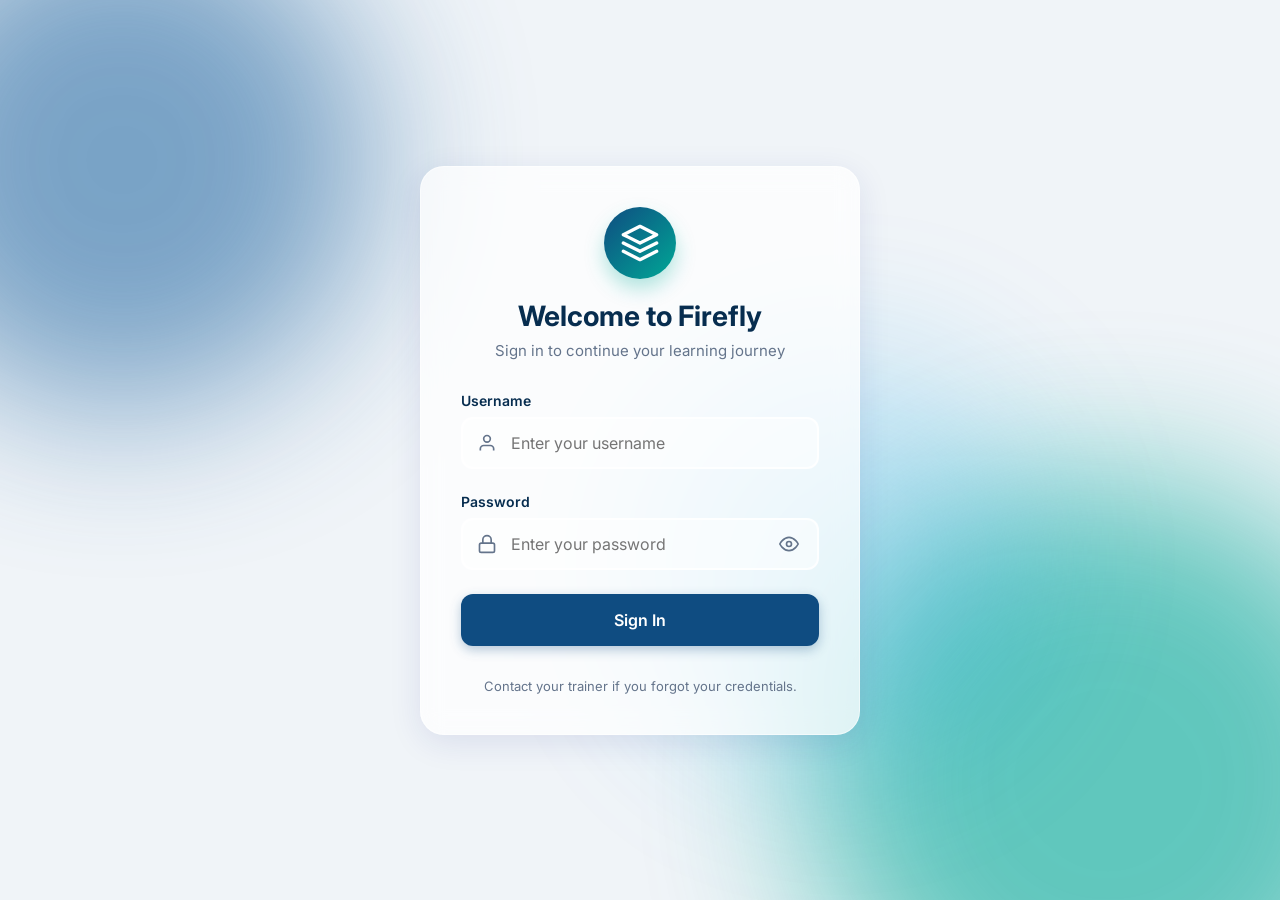
<file: index.html>
<!DOCTYPE html>
<html lang="en">
<head>
    <meta charset="UTF-8">
    <meta name="viewport" content="width=device-width, initial-scale=1.0">
    <title>Firefly LMS - Sign In</title>
    <meta name="description" content="Sign in to Firefly LMS to continue your learning journey.">
    <link href="https://fonts.googleapis.com/css2?family=Inter:wght@300;400;500;600;700&display=swap" rel="stylesheet">
    <link rel="stylesheet" href="css/style.css">
</head>
<body class="login-page">
    <div class="background-animation">
        <div class="blob blob-1"></div>
        <div class="blob blob-2"></div>
        <div class="blob blob-3"></div>
    </div>

    <div class="login-container glass-panel">
        <div class="login-header">
            <div class="logo-circle">
                <svg width="40" height="40" viewBox="0 0 24 24" fill="none" stroke="currentColor" stroke-width="2" stroke-linecap="round" stroke-linejoin="round">
                    <path d="M12 2L2 7l10 5 10-5-10-5z"></path>
                    <path d="M2 17l10 5 10-5"></path>
                    <path d="M2 12l10 5 10-5"></path>
                </svg>
            </div>
            <h1>Welcome to Firefly</h1>
            <p>Sign in to continue your learning journey</p>
        </div>

        <div id="error-message" class="error-banner hidden">
            <span>Invalid credentials. Please try again.</span>
        </div>

        <form id="login-form">
            <div class="form-group">
                <label for="username">Username</label>
                <div class="input-wrapper">
                    <svg class="input-icon" width="20" height="20" viewBox="0 0 24 24" fill="none" stroke="currentColor" stroke-width="2"><path d="M20 21v-2a4 4 0 0 0-4-4H8a4 4 0 0 0-4 4v2"></path><circle cx="12" cy="7" r="4"></circle></svg>
                    <input type="text" id="username" name="username" placeholder="Enter your username" required autocomplete="username">
                </div>
            </div>

            <div class="form-group">
                <label for="password">Password</label>
                <div class="input-wrapper">
                    <svg class="input-icon" width="20" height="20" viewBox="0 0 24 24" fill="none" stroke="currentColor" stroke-width="2"><rect x="3" y="11" width="18" height="11" rx="2" ry="2"></rect><path d="M7 11V7a5 5 0 0 1 10 0v4"></path></svg>
                    <input type="password" id="password" name="password" placeholder="Enter your password" required autocomplete="current-password">
                    <button type="button" id="toggle-password" class="icon-button" aria-label="Toggle password visibility">
                        <svg class="eye-icon" width="20" height="20" viewBox="0 0 24 24" fill="none" stroke="currentColor" stroke-width="2"><path d="M1 12s4-8 11-8 11 8 11 8-4 8-11 8-11-8-11-8z"></path><circle cx="12" cy="12" r="3"></circle></svg>
                    </button>
                </div>
            </div>

            <button type="submit" id="login-button" class="primary-button">
                <span class="button-text">Sign In</span>
                <span class="loader hidden"></span>
            </button>
        </form>

        <div class="login-footer">
            <p>Contact your trainer if you forgot your credentials.</p>
        </div>
    </div>

    <script src="js/api.js"></script>
    <script src="js/auth.js"></script>
</body>
</html>
</file>
<file: css/style.css>
:root {
    --primary: #0f4c81;
    --primary-light: #2b6da5;
    --primary-dark: #072d4f;
    --secondary: #00a896;
    --bg-color: #f0f4f8;
    --text-main: #1e293b;
    --text-muted: #64748b;
    --glass-bg: rgba(255, 255, 255, 0.75);
    --glass-border: rgba(255, 255, 255, 0.5);
    --glass-shadow: 0 8px 32px 0 rgba(31, 38, 135, 0.1);
    --error: #ef4444;
    --success: #10b981;
}

* {
    margin: 0;
    padding: 0;
    box-sizing: border-box;
    font-family: 'Inter', -apple-system, BlinkMacSystemFont, sans-serif;
}

body {
    background-color: var(--bg-color);
    color: var(--text-main);
    min-height: 100vh;
    overflow-x: hidden;
}

/* Animations */
@keyframes blobFloat {
    0% { transform: translate(0, 0) scale(1); }
    33% { transform: translate(30px, -50px) scale(1.1); }
    66% { transform: translate(-20px, 20px) scale(0.9); }
    100% { transform: translate(0, 0) scale(1); }
}

@keyframes fadeIn {
    from { opacity: 0; transform: translateY(20px); }
    to { opacity: 1; transform: translateY(0); }
}

@keyframes spin {
    to { transform: rotate(360deg); }
}

/* Background Blobs */
.background-animation {
    position: fixed;
    top: 0;
    left: 0;
    width: 100vw;
    height: 100vh;
    z-index: -1;
    overflow: hidden;
}

.blob {
    position: absolute;
    filter: blur(80px);
    border-radius: 50%;
    opacity: 0.6;
    animation: blobFloat 20s infinite ease-in-out alternate;
}

.blob-1 {
    top: -10%;
    left: -10%;
    width: 500px;
    height: 500px;
    background: var(--primary-light);
    animation-delay: 0s;
}

.blob-2 {
    bottom: -20%;
    right: -10%;
    width: 600px;
    height: 600px;
    background: var(--secondary);
    animation-delay: -5s;
}

.blob-3 {
    top: 40%;
    left: 50%;
    width: 400px;
    height: 400px;
    background: rgba(14, 165, 233, 0.4);
    animation-delay: -10s;
}

/* Glassmorphism Panel */
.glass-panel {
    background: var(--glass-bg);
    backdrop-filter: blur(12px);
    -webkit-backdrop-filter: blur(12px);
    border: 1px solid var(--glass-border);
    box-shadow: var(--glass-shadow);
    border-radius: 24px;
}

/* Login Page Layout */
.login-page {
    display: flex;
    justify-content: center;
    align-items: center;
}

.login-container {
    width: 100%;
    max-width: 440px;
    padding: 40px;
    margin: 20px;
    animation: fadeIn 0.6s ease-out forwards;
}

.login-header {
    text-align: center;
    margin-bottom: 32px;
}

.logo-circle {
    width: 72px;
    height: 72px;
    background: linear-gradient(135deg, var(--primary), var(--secondary));
    border-radius: 50%;
    display: flex;
    justify-content: center;
    align-items: center;
    margin: 0 auto 20px;
    color: white;
    box-shadow: 0 10px 20px rgba(0, 168, 150, 0.3);
}

.login-header h1 {
    font-size: 28px;
    font-weight: 700;
    margin-bottom: 8px;
    color: var(--primary-dark);
}

.login-header p {
    color: var(--text-muted);
    font-size: 15px;
}

/* Form Elements */
.form-group {
    margin-bottom: 24px;
}

.form-group label {
    display: block;
    font-size: 14px;
    font-weight: 600;
    margin-bottom: 8px;
    color: var(--primary-dark);
}

.input-wrapper {
    position: relative;
    display: flex;
    align-items: center;
}

.input-icon {
    position: absolute;
    left: 16px;
    color: var(--text-muted);
}

.input-wrapper input {
    width: 100%;
    padding: 14px 16px 14px 48px;
    border: 2px solid rgba(255,255,255,0.8);
    background: rgba(255,255,255,0.5);
    border-radius: 12px;
    font-size: 16px;
    color: var(--text-main);
    transition: all 0.3s ease;
    outline: none;
}

.input-wrapper input:focus {
    border-color: var(--primary);
    background: rgba(255,255,255,0.9);
    box-shadow: 0 0 0 4px rgba(15, 76, 129, 0.1);
}

.icon-button {
    position: absolute;
    right: 16px;
    background: none;
    border: none;
    color: var(--text-muted);
    cursor: pointer;
    padding: 4px;
    display: flex;
    align-items: center;
    justify-content: center;
    transition: color 0.2s ease;
}

.icon-button:hover {
    color: var(--primary);
}

/* Button */
.primary-button {
    width: 100%;
    padding: 16px;
    background: var(--primary);
    color: white;
    border: none;
    border-radius: 12px;
    font-size: 16px;
    font-weight: 600;
    cursor: pointer;
    transition: all 0.3s ease;
    display: flex;
    justify-content: center;
    align-items: center;
    box-shadow: 0 4px 12px rgba(15, 76, 129, 0.3);
    position: relative;
    overflow: hidden;
}

.primary-button:hover {
    background: var(--primary-light);
    transform: translateY(-2px);
    box-shadow: 0 6px 16px rgba(15, 76, 129, 0.4);
}

.primary-button:active {
    transform: translateY(0);
}

.primary-button:disabled {
    background: var(--text-muted);
    cursor: not-allowed;
    transform: none;
    box-shadow: none;
}

.loader {
    width: 20px;
    height: 20px;
    border: 3px solid rgba(255,255,255,0.3);
    border-radius: 50%;
    border-top-color: white;
    animation: spin 1s ease-in-out infinite;
    position: absolute;
}

.hidden {
    display: none !important;
}

/* Footer */
.login-footer {
    margin-top: 32px;
    text-align: center;
}

.login-footer p {
    color: var(--text-muted);
    font-size: 13px;
}

/* Error Banner */
.error-banner {
    background: rgba(239, 68, 68, 0.1);
    color: var(--error);
    padding: 12px 16px;
    border-radius: 8px;
    margin-bottom: 24px;
    font-size: 14px;
    font-weight: 500;
    text-align: center;
    border: 1px solid rgba(239, 68, 68, 0.2);
    animation: fadeIn 0.3s ease-out;
}

/* Dashboard specific */
.dashboard-nav {
    display: flex;
    justify-content: space-between;
    align-items: center;
    padding: 20px 40px;
    margin-bottom: 40px;
}

.nav-logo {
    display: flex;
    align-items: center;
    gap: 12px;
    font-weight: 700;
    font-size: 20px;
    color: var(--primary-dark);
}

.nav-logo .logo-circle {
    width: 40px;
    height: 40px;
    margin: 0;
}

.dashboard-content {
    max-width: 1200px;
    margin: 0 auto;
    padding: 0 20px;
}

.welcome-card {
    padding: 40px;
    margin-bottom: 30px;
}

.welcome-card h1 {
    font-size: 32px;
    margin-bottom: 12px;
    color: var(--primary-dark);
}

.welcome-card p {
    font-size: 18px;
    color: var(--text-muted);
    margin-bottom: 24px;
}

.stats-grid {
    display: grid;
    grid-template-columns: repeat(auto-fit, minmax(250px, 1fr));
    gap: 24px;
}

.stat-card {
    padding: 24px;
    display: flex;
    flex-direction: column;
    gap: 12px;
}

.stat-title {
    font-size: 14px;
    color: var(--text-muted);
    font-weight: 600;
    text-transform: uppercase;
    letter-spacing: 0.5px;
}

.stat-value {
    font-size: 36px;
    font-weight: 700;
    color: var(--primary);
}
</file>
